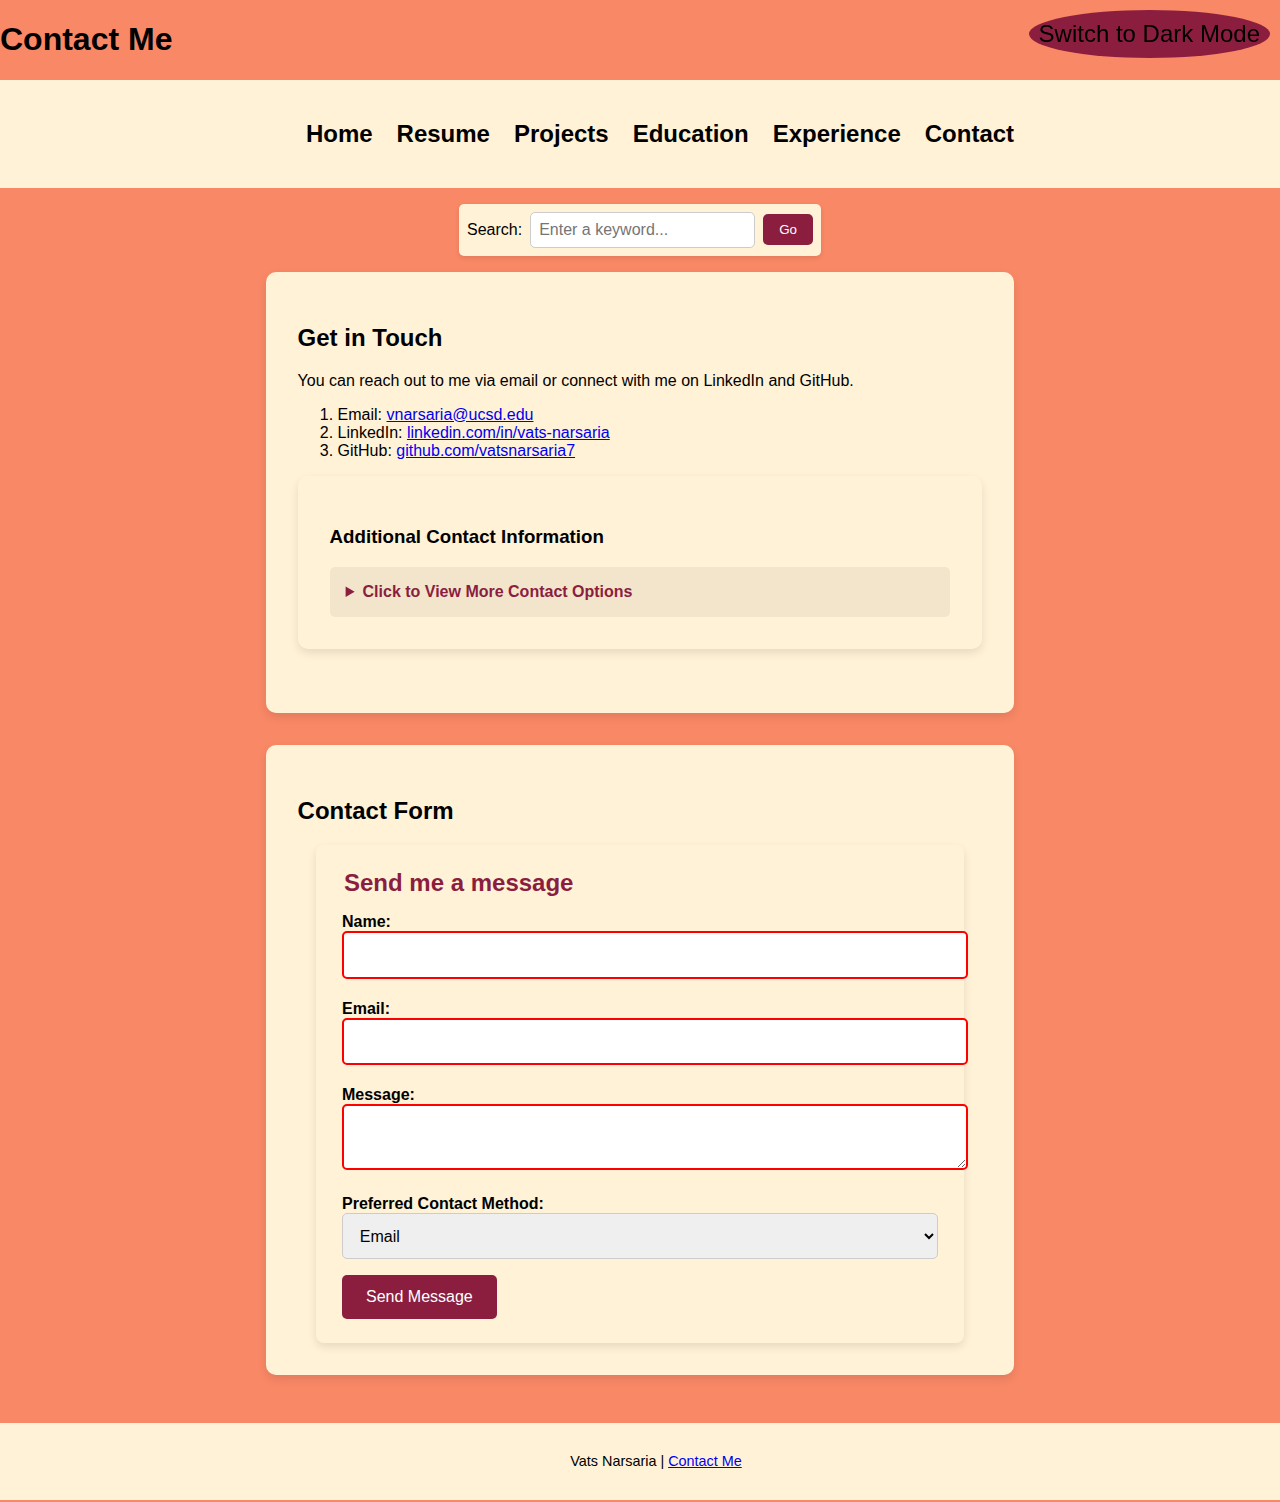
<file: contact.html>
<!DOCTYPE html>
<html lang="en">

<head>
    <meta charset="UTF-8">
    <meta name="viewport" content="width=device-width, initial-scale=1.0">
    <meta name="description" content="Contact - Vats Narsaria">
    <title>Contact - Vats Narsaria</title>
    <link rel="stylesheet" href="styles.css">
</head>

<body>
    <header>
        <h1>Contact Me</h1>
        <nav>
            <ul>
                <li><a href="index.html">Home</a></li>
                <li><a href="resume.html">Resume</a></li>
                <li><a href="projects.html">Projects</a></li>
                <li><a href="education.html">Education</a></li>
                <li><a href="experience.html">Experience</a></li>
                <li><a href="contact.html">Contact</a></li>
            </ul>
            <button id="theme-toggle" class="theme-switcher"></button>

        </nav>
        <search>
            <form action="search-results.html" method="get">
                <label for="query">Search:</label>
                <input type="text" id="query" name="query" placeholder="Enter a keyword..." required>
                <button type="submit">Go</button>
            </form>
        </search>
    </header>
    <main class="contact-page">

        <section>
            <h2>Get in Touch</h2>
            <p>You can reach out to me via email or connect with me on LinkedIn and GitHub.</p>
            <div>
                <ol>
                    <li>Email: <a href="mailto:vnarsaria@ucsd.edu">vnarsaria@ucsd.edu</a></li>
                    <li>LinkedIn: <a href="https://www.linkedin.com/in/vats-narsaria/"
                            target="_blank">linkedin.com/in/vats-narsaria</a></li>
                    <li>GitHub: <a href="https://github.com/vatsnarsaria7" target="_blank">github.com/vatsnarsaria7</a>
                    </li>
                </ol>
            </div>
            <section>
                <h3>Additional Contact Information</h3>
                <details>
                    <summary>Click to View More Contact Options</summary>
                    <p><strong>Mailing Address</strong></p>
                    <address>
                        9500 Gilman Drive<br>
                        La Jolla, CA 92093<br>
                    </address>
                    <p><strong>Alternate Email:</strong> narsariavats@gmail.com</p>
                    <p><strong>Phone:</strong>+1 858-241-1808</p>
                </details>
            </section>

        </section>

        <section>
            <h2>Contact Form</h2>

            <form action="https://httpbin.org/post" id="contactForm" method="post" novalidate>
                <fieldset>
                    <legend>Send me a message</legend>
                    <label for="name">Name:</label>
                    <input type="text" id="name" name="name" minlength="2" maxlength="50" pattern="^[A-Za-z\s]+$"
                        title="Only letters and spaces allowed." required>
                    <output class="error-message"></output>

                    <label for="email">Email:</label>
                    <input type="email" id="email" name="email" required>
                    <output class="error-message"></output>

                    <label for="message">Message:</label>
                    <textarea id="message" name="message" minlength="10" maxlength="100" required></textarea>
                    <output id="char-count" class="info-message"></output>

                    <label for="contact-method">Preferred Contact Method:</label>

                    <select id="contact-method" name="contact-method">
                        <option value="email">Email</option>
                        <option value="phone">Phone</option>
                    </select>

                    <input type="hidden" id="form-errors" name="form-errors">

                    <input type="hidden" name="possible_bot" value="true">

                    <button type="submit">Send Message</button>

                </fieldset>
            </form>
            <dialog id="contactDialog">
                <p>Thank you for reaching out! I will get back to you soon.</p>
                <form method="dialog">
                    <button>Close</button>
                </form>
            </dialog>



        </section>
    </main>
    <footer>
        <p>Vats Narsaria | <a href="contact.html"> Contact Me</a></p>
    </footer>

    <script src="contact.js" defer></script>
    <script src="theme.js" defer></script>

</body>

</html>
</file>
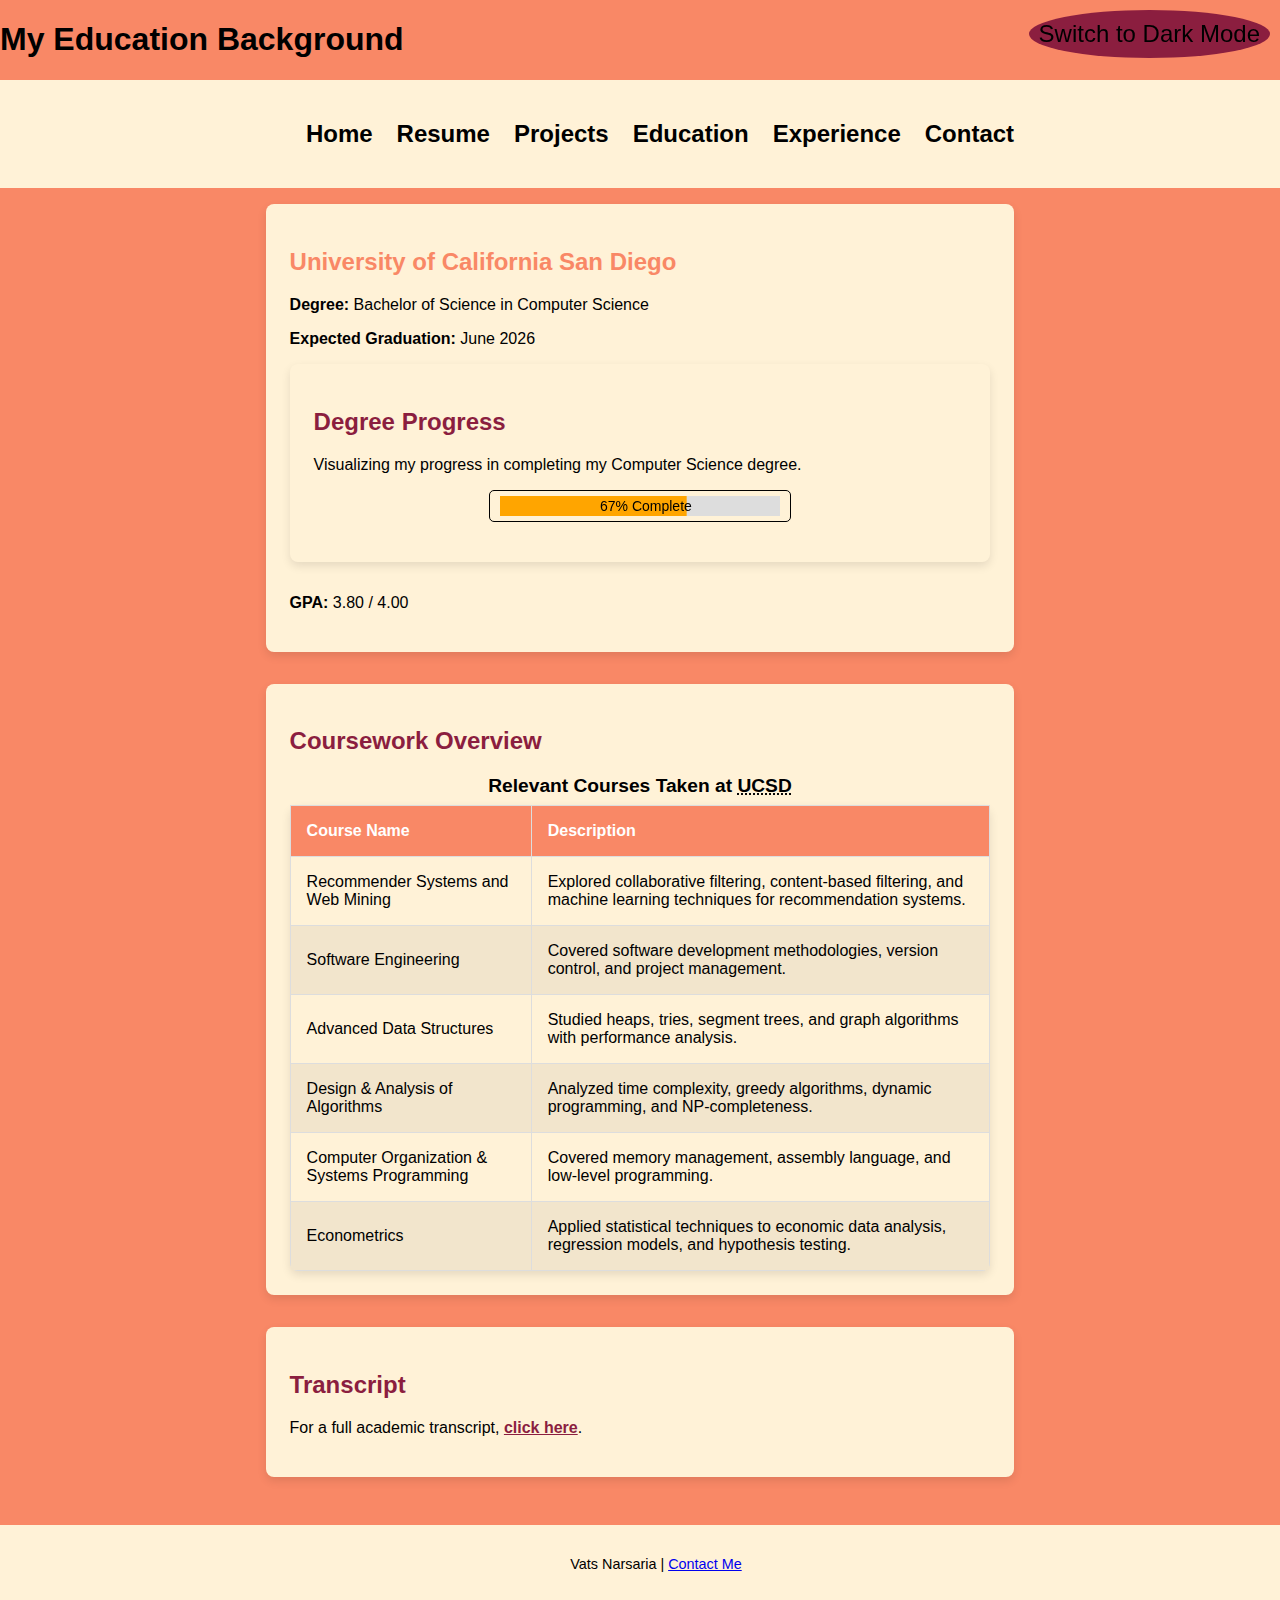
<file: education.html>
<!DOCTYPE html>
<html lang="en">

<head>
    <meta charset="utf-8">
    <meta name="viewport" content="width=device-width, initial-scale=1">
    <meta name="description" content="Education of Vats Narsaria">
    <title>Education - Vats Narsaria</title>
    <link rel="stylesheet" href="styles.css">
</head>

<body>
    <header>
        <h1>My Education Background</h1>
        <nav>
            <ul>
                <li><a href="index.html">Home</a></li>
                <li><a href="resume.html">Resume</a></li>
                <li><a href="projects.html">Projects</a></li>
                <li><a href="education.html">Education</a></li>
                <li><a href="experience.html">Experience</a></li>
                <li><a href="contact.html">Contact</a></li>
            </ul>
            <button id="theme-toggle" class="theme-switcher"></button>
        </nav>
    </header>

    <main class="education-page">
        <section>
            <h2><span style="color:var(--primary-color)">University of California San Diego</span></h2>
            <p><strong>Degree:</strong> Bachelor of Science in Computer Science</p>
            <p><strong>Expected Graduation:</strong> June 2026</p>
            <section>
                <h2>Degree Progress</h2>
                <p>Visualizing my progress in completing my Computer Science degree.</p>
                <canvas id="degreeProgress" width="300" height="30" style="border:1px solid #000;"></canvas>
            </section>

            <script>
                var ctx = document.getElementById("degreeProgress").getContext("2d"),
                    progress = (8 / 12) * 280; // Junior Winter: 8/12 quarters complete

                ctx.fillStyle = "#ddd"; ctx.fillRect(10, 5, 280, 20); // Background bar
                ctx.fillStyle = "orange"; ctx.fillRect(10, 5, progress, 20); // Progress bar
                ctx.fillStyle = "black"; ctx.font = "14px Arial";
                ctx.fillText(Math.round((progress / 280) * 100) + "% Complete", 110, 20);
            </script>
            <noscript>
                <p><strong>JavaScript is disabled in your browser.</strong> Please enable JavaScript to view the degree
                    progress visualization.</p>
            </noscript>
            <p><strong>GPA:</strong> 3.80 / 4.00</p>
        </section>

        <section>
            <h2>Coursework Overview</h2>
            <table>
                <caption><strong>Relevant Courses Taken at <abbr
                            title="University of California San Diego">UCSD</abbr></strong></caption>
                <colgroup>
                    <col>
                    <col>
                </colgroup>
                <thead>
                    <tr>
                        <th>Course Name</th>
                        <th>Description</th>
                    </tr>
                </thead>
                <tbody>
                    <tr>
                        <td>Recommender Systems and Web Mining</td>
                        <td>Explored collaborative filtering, content-based filtering, and machine learning techniques
                            for
                            recommendation systems.</td>
                    </tr>
                    <tr>
                        <td>Software Engineering</td>
                        <td>Covered software development methodologies, version control, and project management.</td>
                    </tr>
                    <tr>
                        <td>Advanced Data Structures</td>
                        <td>Studied heaps, tries, segment trees, and graph algorithms with performance analysis.</td>
                    </tr>
                    <tr>
                        <td>Design & Analysis of Algorithms</td>
                        <td>Analyzed time complexity, greedy algorithms, dynamic programming, and NP-completeness.</td>
                    </tr>
                    <tr>
                        <td>Computer Organization & Systems Programming</td>
                        <td>Covered memory management, assembly language, and low-level programming.</td>
                    </tr>
                    <tr>
                        <td>Econometrics</td>
                        <td>Applied statistical techniques to economic data analysis, regression models, and hypothesis
                            testing.
                        </td>
                    </tr>
                </tbody>
            </table>
        </section>

        <section>
            <h2>Transcript</h2>
            <p>For a full academic transcript, <a href="assets/transcriptFall24.pdf" target="_blank">click here</a>.</p>
        </section>

    </main>

    <footer>
        <p>Vats Narsaria | <a href="contact.html"> Contact Me</a></p>
    </footer>

    <script src="theme.js" defer></script>

</body>

</html>
</file>
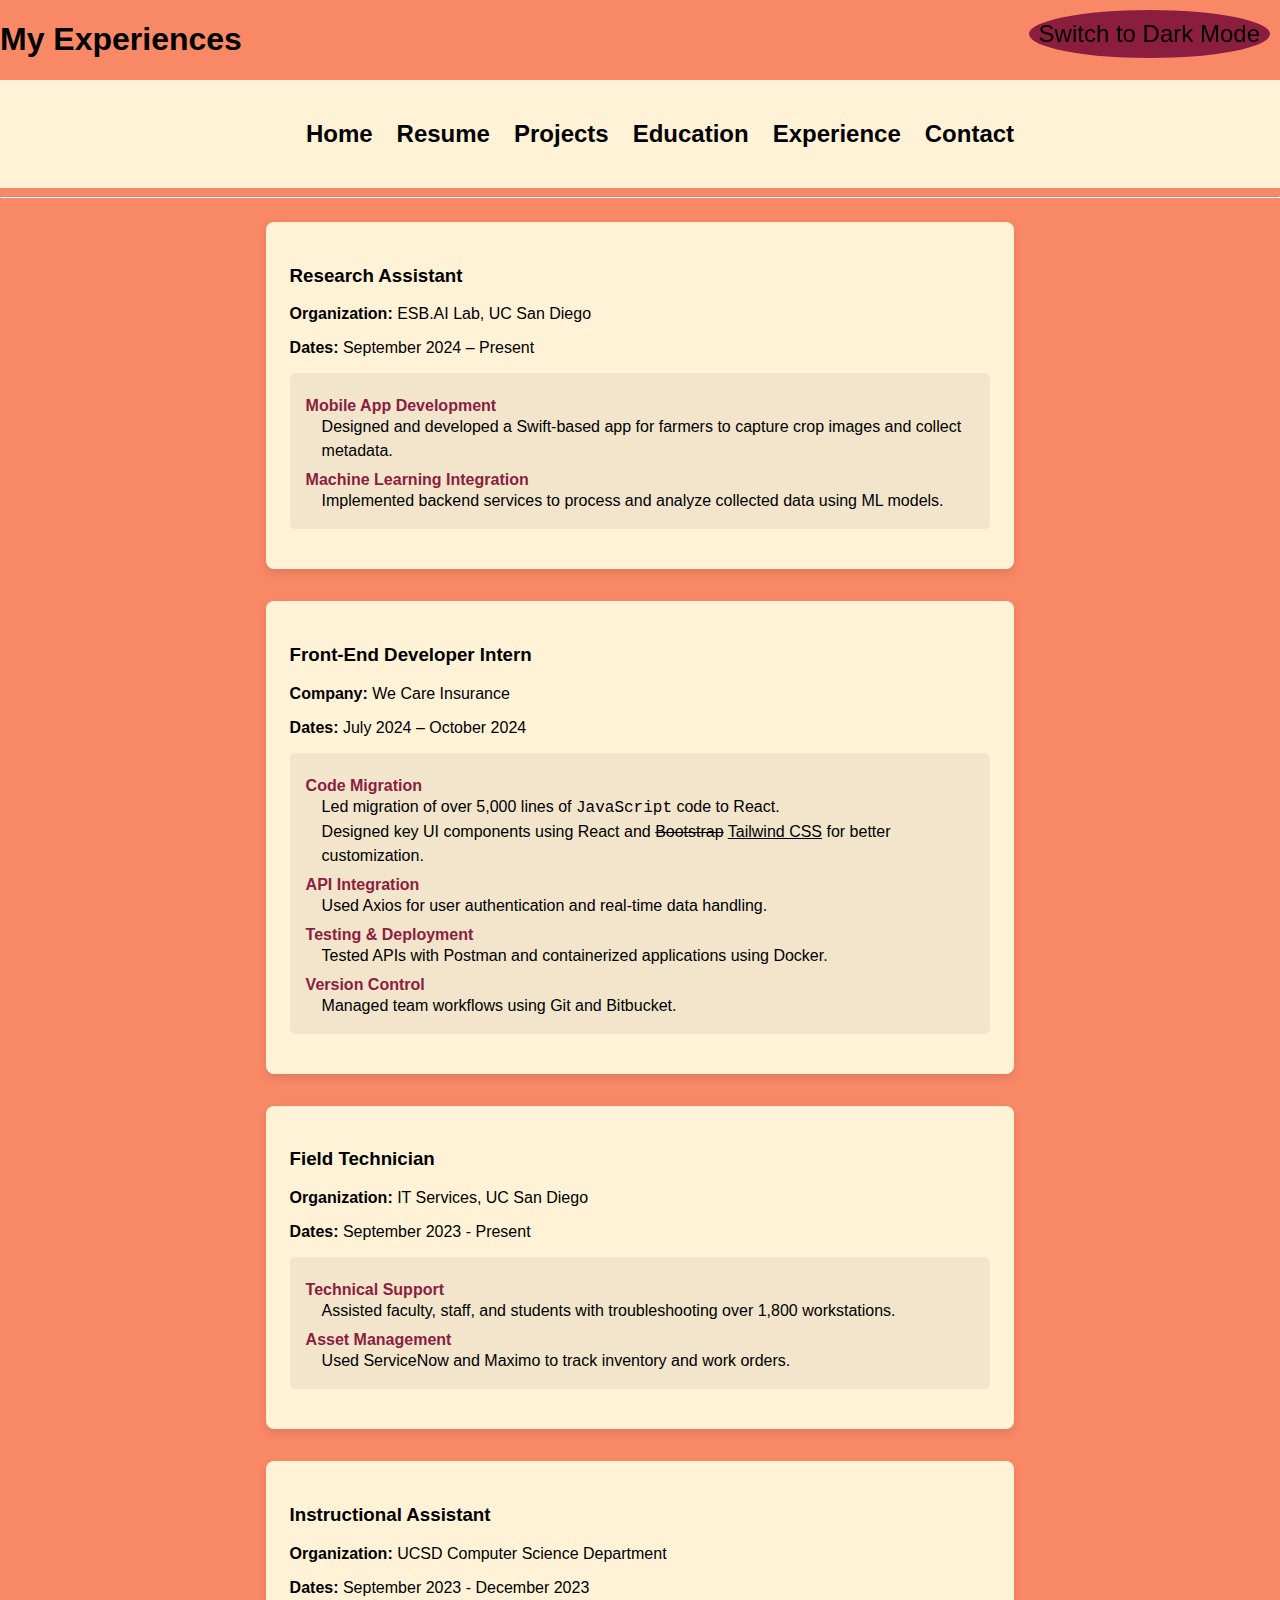
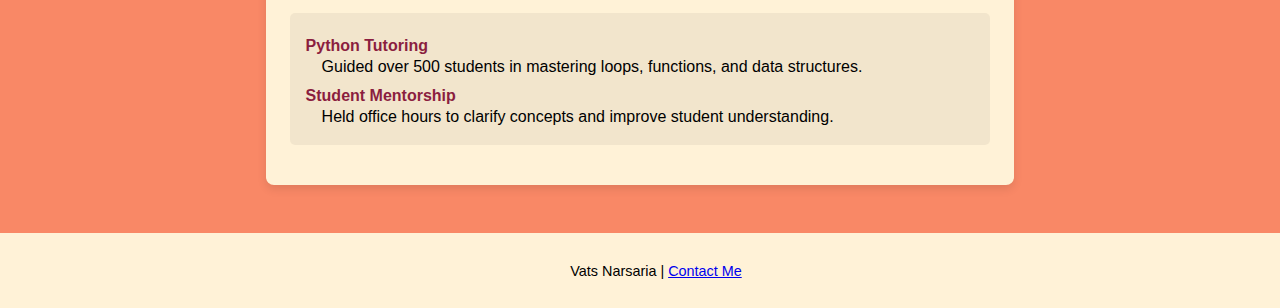
<file: experience.html>
<!DOCTYPE html>
<html lang="en">

<head>
    <meta charset="utf-8">
    <meta name="viewport" content="width=device-width, initial-scale=1">
    <meta name="description" content="Experience of Vats Narsaria">
    <title>Experience - Vats Narsaria</title>
    <link rel="stylesheet" href="styles.css">
</head>

<body>
    <header>
        <h1>My Experiences</h1>
        <nav>
            <ul>
                <li><a href="index.html">Home</a></li>
                <li><a href="resume.html">Resume</a></li>
                <li><a href="projects.html">Projects</a></li>
                <li><a href="education.html">Education</a></li>
                <li><a href="experience.html">Experience</a></li>
                <li><a href="contact.html">Contact</a></li>
            </ul>
            <button id="theme-toggle" class="theme-switcher"></button>
        </nav>
    </header>
    <hr>
    <main class="experience-page">
        <section>
            <h3>Research Assistant</h3>
            <p><strong>Organization:</strong> ESB.AI Lab, UC San Diego</p>
            <p><strong>Dates:</strong> September 2024 – Present</p>
            <dl>
                <dt>Mobile App Development</dt>
                <dd>Designed and developed a Swift-based app for farmers to capture crop images and collect metadata.
                </dd>

                <dt>Machine Learning Integration</dt>
                <dd>Implemented backend services to process and analyze collected data using ML models.</dd>
            </dl>
        </section>

        <section>
            <h3>Front-End Developer Intern</h3>
            <p><strong>Company:</strong> We Care Insurance</p>
            <p><strong>Dates:</strong> July 2024 – October 2024</p>
            <dl>
                <dt>Code Migration</dt>
                <dd>Led migration of over 5,000 lines of <code>JavaScript</code> code to React.</dd>
                <dd>Designed key UI components using React and <del>Bootstrap</del> <ins>Tailwind CSS</ins> for better
                    customization.</dd>

                <dt>API Integration</dt>
                <dd>Used Axios for user authentication and real-time data handling.</dd>

                <dt>Testing & Deployment</dt>
                <dd>Tested APIs with Postman and containerized applications using Docker.</dd>

                <dt>Version Control</dt>
                <dd>Managed team workflows using Git and Bitbucket.</dd>
            </dl>
        </section>

        <section>
            <h3>Field Technician</h3>
            <p><strong>Organization:</strong> IT Services, UC San Diego</p>
            <p><strong>Dates:</strong> September 2023 - Present</p>
            <dl>
                <dt>Technical Support</dt>
                <dd>Assisted faculty, staff, and students with troubleshooting over 1,800 workstations.</dd>

                <dt>Asset Management</dt>
                <dd>Used ServiceNow and Maximo to track inventory and work orders.</dd>
            </dl>
        </section>

        <section>
            <h3>Instructional Assistant</h3>
            <p><strong>Organization:</strong> UCSD Computer Science Department</p>
            <p><strong>Dates:</strong> September 2023 - December 2023</p>
            <dl>
                <dt>Python Tutoring</dt>
                <dd>Guided over 500 students in mastering loops, functions, and data structures.</dd>

                <dt>Student Mentorship</dt>
                <dd>Held office hours to clarify concepts and improve student understanding.</dd>
            </dl>
        </section>

        <section hidden>
            <h2>Template Demo</h2>
            <template>
                <section>
                    <h3>Job Title</h3>
                    <p><strong>Company:</strong> Company Name</p>
                    <p><strong>Dates:</strong> Start Date – End Date</p>
                    <dl>
                        <dt>Responsibility 1</dt>
                        <dd>Brief description of the task or contribution.</dd>

                        <dt>Responsibility 2</dt>
                        <dd>Short explanation of another key contribution.</dd>

                        <dt>Technology Used</dt>
                        <dd>Mention relevant tools or technologies.</dd>
                    </dl>
                </section>
            </template>
        </section>


    </main>

    <footer>
        <p>Vats Narsaria | <a href="contact.html"> Contact Me</a></p>
    </footer>

    <script src="theme.js" defer></script>

</body>

</html>
</file>
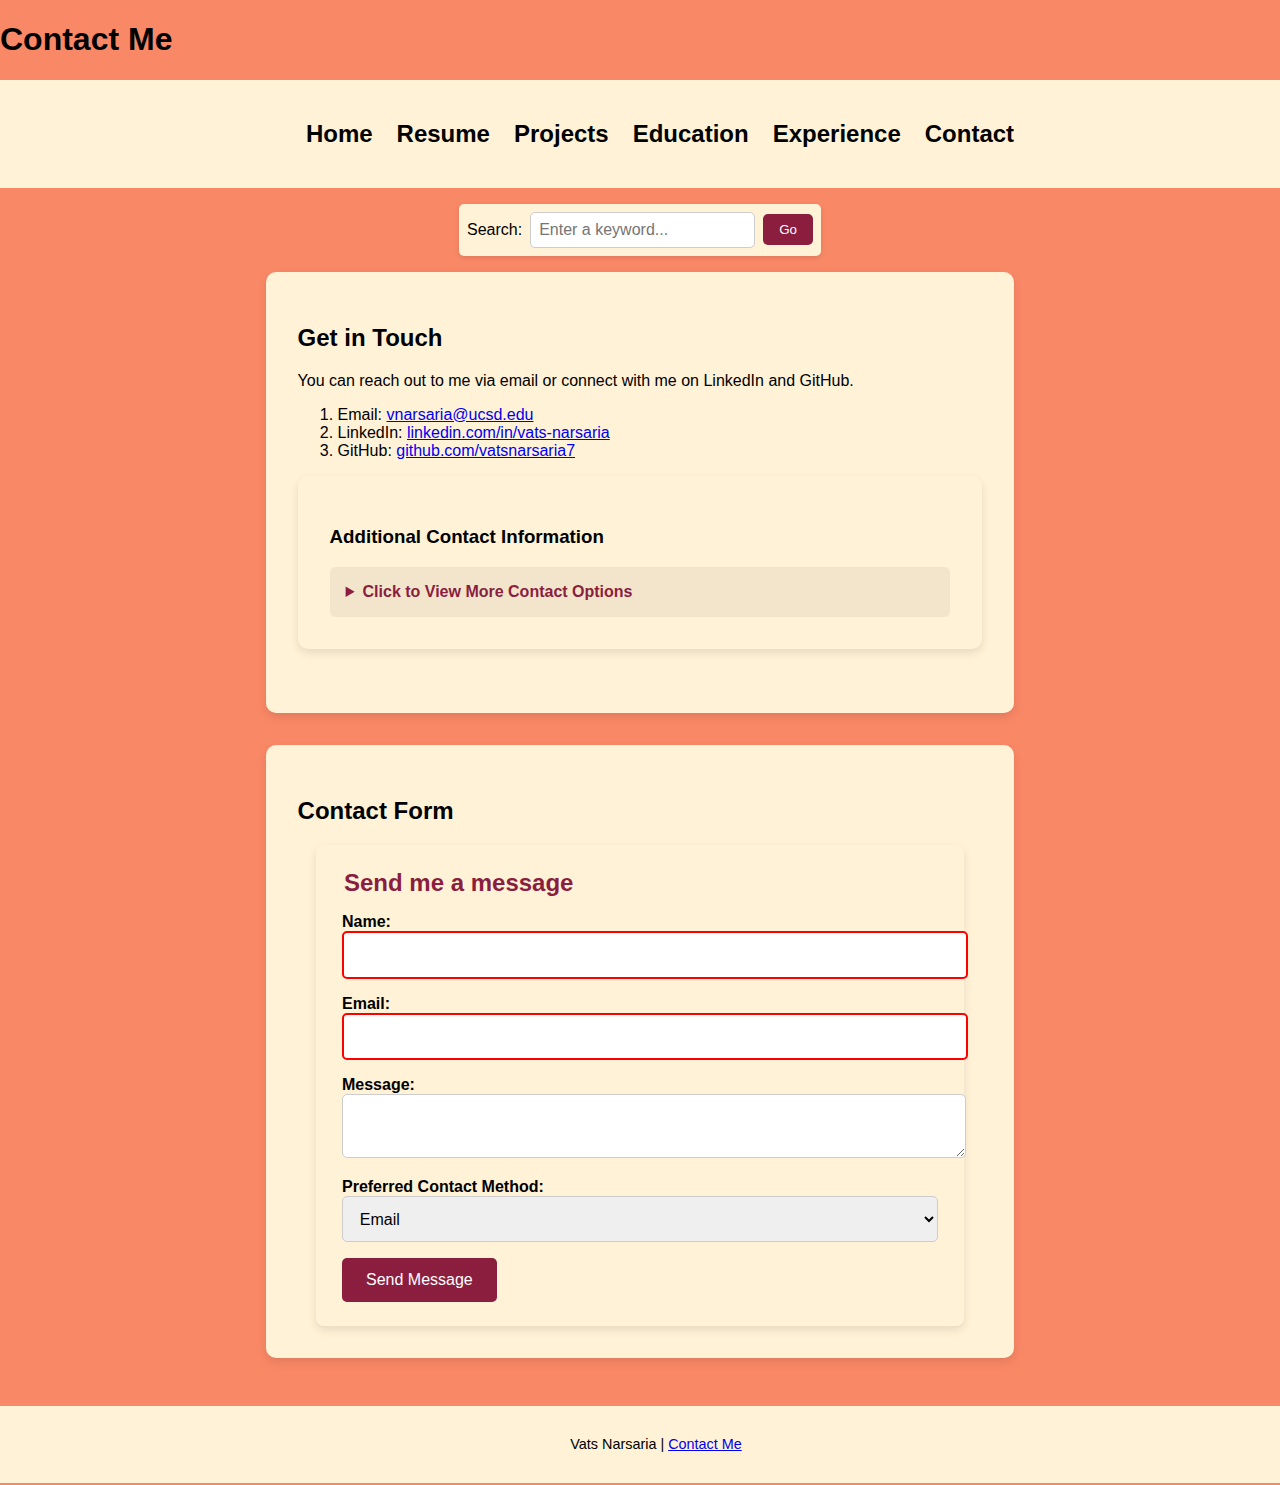
<file: form-no-js.html>
<!DOCTYPE html>
<html lang="en">

<head>
    <meta charset="UTF-8">
    <meta name="viewport" content="width=device-width, initial-scale=1.0">
    <meta name="description" content="Contact - Vats Narsaria">
    <title>Contact - Vats Narsaria</title>
    <link rel="stylesheet" href="styles.css">
</head>

<body>
    <header>
        <h1>Contact Me</h1>
        <nav>
            <ul>
                <li><a href="index.html">Home</a></li>
                <li><a href="resume.html">Resume</a></li>
                <li><a href="projects.html">Projects</a></li>
                <li><a href="education.html">Education</a></li>
                <li><a href="experience.html">Experience</a></li>
                <li><a href="contact.html">Contact</a></li>
            </ul>
        </nav>
        <search>
            <form action="search-results.html" method="get">
                <label for="query">Search:</label>
                <input type="text" id="query" name="query" placeholder="Enter a keyword..." required>
                <button type="submit">Go</button>
            </form>
        </search>
    </header>
    <main class="contact-page">

        <section>
            <h2>Get in Touch</h2>
            <p>You can reach out to me via email or connect with me on LinkedIn and GitHub.</p>
            <div>
                <ol>
                    <li>Email: <a href="mailto:vnarsaria@ucsd.edu">vnarsaria@ucsd.edu</a></li>
                    <li>LinkedIn: <a href="https://www.linkedin.com/in/vats-narsaria/"
                            target="_blank">linkedin.com/in/vats-narsaria</a></li>
                    <li>GitHub: <a href="https://github.com/vatsnarsaria7" target="_blank">github.com/vatsnarsaria7</a>
                    </li>
                </ol>
            </div>
            <section>
                <h3>Additional Contact Information</h3>
                <details>
                    <summary>Click to View More Contact Options</summary>
                    <p><strong>Mailing Address</strong></p>
                    <address>
                        9500 Gilman Drive<br>
                        La Jolla, CA 92093<br>
                    </address>
                    <p><strong>Alternate Email:</strong> narsariavats@gmail.com</p>
                    <p><strong>Phone:</strong>+1 858-241-1808</p>
                </details>
            </section>

        </section>

        <section>
            <h2>Contact Form</h2>

            <form action="https://httpbin.org/post" method="post">
                <fieldset>
                    <legend>Send me a message</legend>
                    <label for="name">Name:</label>
                    <input type="text" id="name" name="name" minlength="2" maxlength="50" pattern="^[A-Za-z\s]+$"
                        title="Only letters and spaces allowed." required>


                    <label for="email">Email:</label>
                    <input type="email" id="email" name="email" required>

                    <label for="message">Message:</label>
                    <textarea id="message" name="message" minlength="10" maxlength="500"></textarea>

                    <label for="contact-method">Preferred Contact Method:</label>

                    <select id="contact-method" name="contact-method">
                        <option value="email">Email</option>
                        <option value="phone">Phone</option>
                    </select>

                    <input type="hidden" name="possible_bot" value="true">

                    <button type="submit">Send Message</button>


                </fieldset>
            </form>
            <dialog id="contactDialog">
                <p>Thank you for reaching out! I will get back to you soon.</p>
                <form method="dialog">
                    <button>Close</button>
                </form>
            </dialog>



        </section>
    </main>
    <footer>
        <p>Vats Narsaria | <a href="contact.html"> Contact Me</a></p>
    </footer>

</body>

</html>
</file>
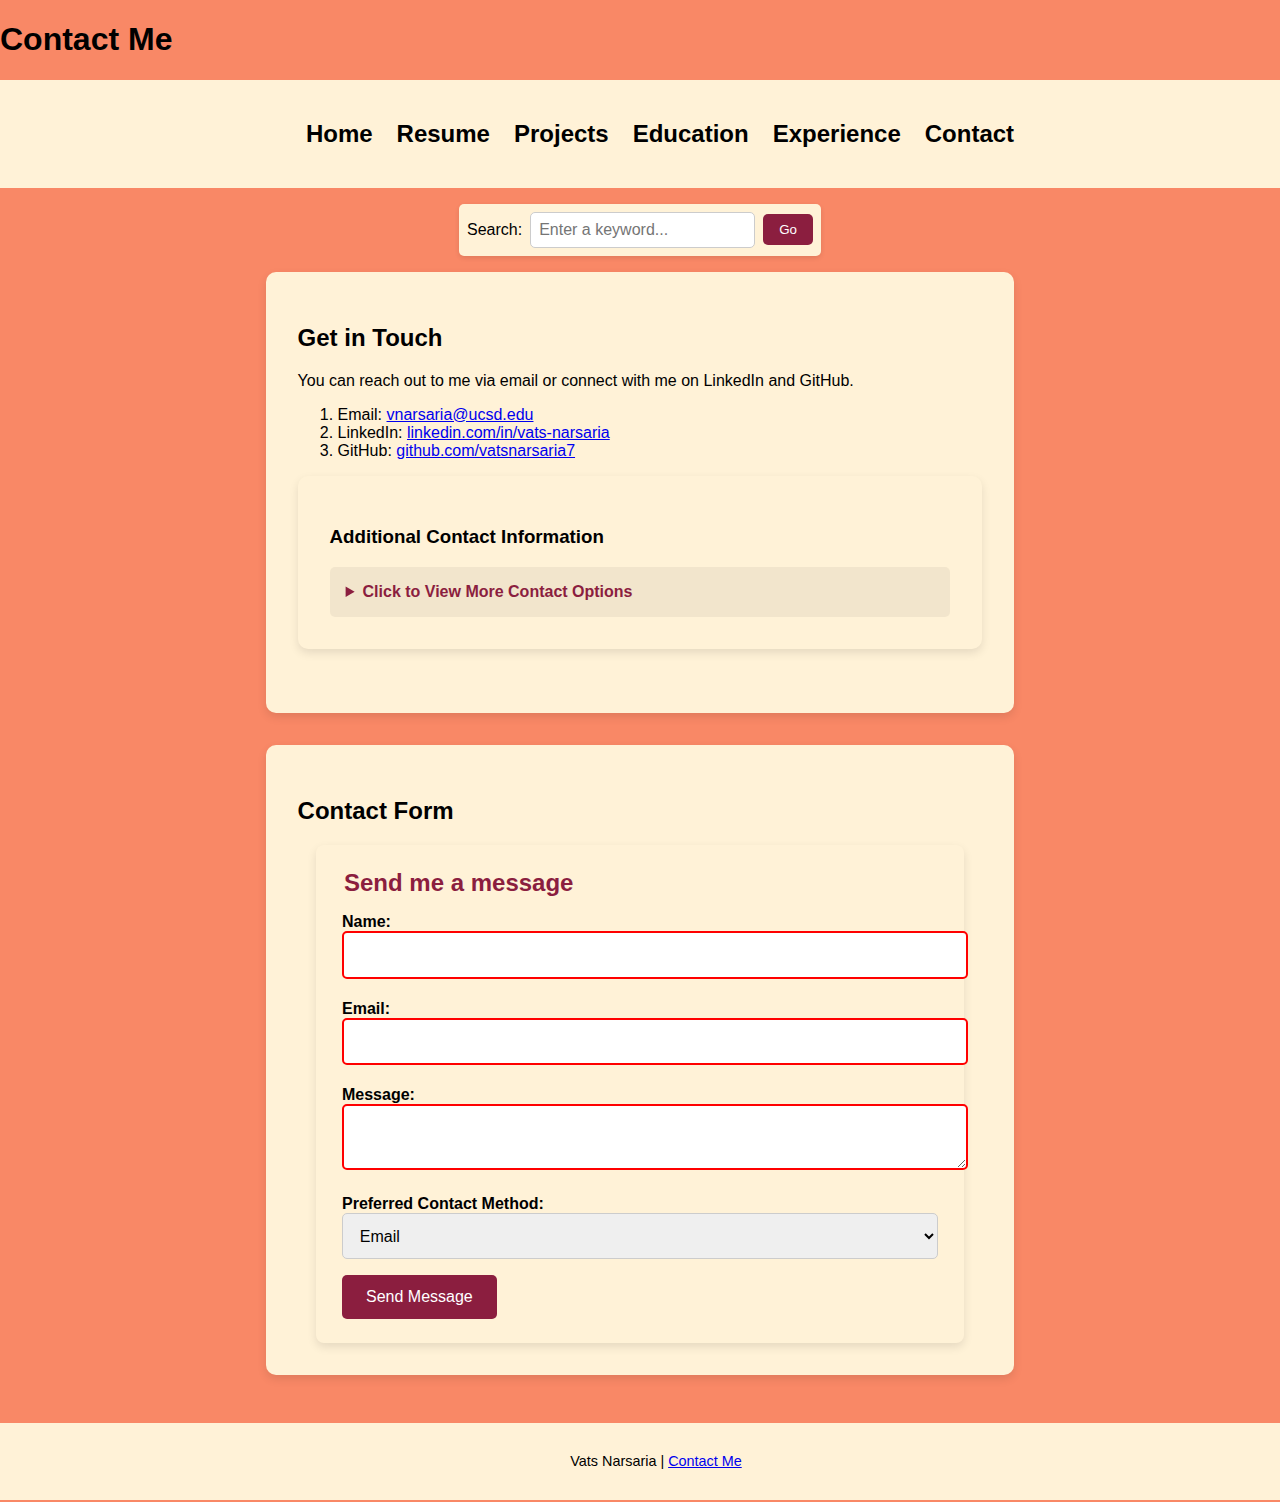
<file: form-with-js.html>
<!DOCTYPE html>
<html lang="en">

<head>
    <meta charset="UTF-8">
    <meta name="viewport" content="width=device-width, initial-scale=1.0">
    <meta name="description" content="Contact - Vats Narsaria">
    <title>Contact - Vats Narsaria</title>
    <link rel="stylesheet" href="styles.css">
</head>

<body>
    <header>
        <h1>Contact Me</h1>
        <nav>
            <ul>
                <li><a href="index.html">Home</a></li>
                <li><a href="resume.html">Resume</a></li>
                <li><a href="projects.html">Projects</a></li>
                <li><a href="education.html">Education</a></li>
                <li><a href="experience.html">Experience</a></li>
                <li><a href="contact.html">Contact</a></li>
            </ul>
        </nav>
        <search>
            <form action="search-results.html" method="get">
                <label for="query">Search:</label>
                <input type="text" id="query" name="query" placeholder="Enter a keyword..." required>
                <button type="submit">Go</button>
            </form>
        </search>
    </header>
    <main class="contact-page">

        <section>
            <h2>Get in Touch</h2>
            <p>You can reach out to me via email or connect with me on LinkedIn and GitHub.</p>
            <div>
                <ol>
                    <li>Email: <a href="mailto:vnarsaria@ucsd.edu">vnarsaria@ucsd.edu</a></li>
                    <li>LinkedIn: <a href="https://www.linkedin.com/in/vats-narsaria/"
                            target="_blank">linkedin.com/in/vats-narsaria</a></li>
                    <li>GitHub: <a href="https://github.com/vatsnarsaria7" target="_blank">github.com/vatsnarsaria7</a>
                    </li>
                </ol>
            </div>
            <section>
                <h3>Additional Contact Information</h3>
                <details>
                    <summary>Click to View More Contact Options</summary>
                    <p><strong>Mailing Address</strong></p>
                    <address>
                        9500 Gilman Drive<br>
                        La Jolla, CA 92093<br>
                    </address>
                    <p><strong>Alternate Email:</strong> narsariavats@gmail.com</p>
                    <p><strong>Phone:</strong>+1 858-241-1808</p>
                </details>
            </section>

        </section>

        <section>
            <h2>Contact Form</h2>

            <form action="https://httpbin.org/post" id="contactForm" method="post" novalidate>
                <fieldset>
                    <legend>Send me a message</legend>
                    <label for="name">Name:</label>
                    <input type="text" id="name" name="name" minlength="2" maxlength="50" pattern="^[A-Za-z\s]+$"
                        title="Only letters and spaces allowed." required>
                    <output class="error-message"></output>

                    <label for="email">Email:</label>
                    <input type="email" id="email" name="email" required>
                    <output class="error-message"></output>

                    <label for="message">Message:</label>
                    <textarea id="message" name="message" minlength="10" maxlength="100" required></textarea>
                    <output id="char-count" class="info-message"></output>

                    <label for="contact-method">Preferred Contact Method:</label>

                    <select id="contact-method" name="contact-method">
                        <option value="email">Email</option>
                        <option value="phone">Phone</option>
                    </select>


                    <input type="hidden" name="possible_bot" value="true">

                    <button type="submit">Send Message</button>

                </fieldset>
            </form>
            <dialog id="contactDialog">
                <p>Thank you for reaching out! I will get back to you soon.</p>
                <form method="dialog">
                    <button>Close</button>
                </form>
            </dialog>



        </section>
    </main>
    <footer>
        <p>Vats Narsaria | <a href="contact.html"> Contact Me</a></p>
    </footer>

    <script src="contact.js" defer></script>

</body>

</html>
</file>
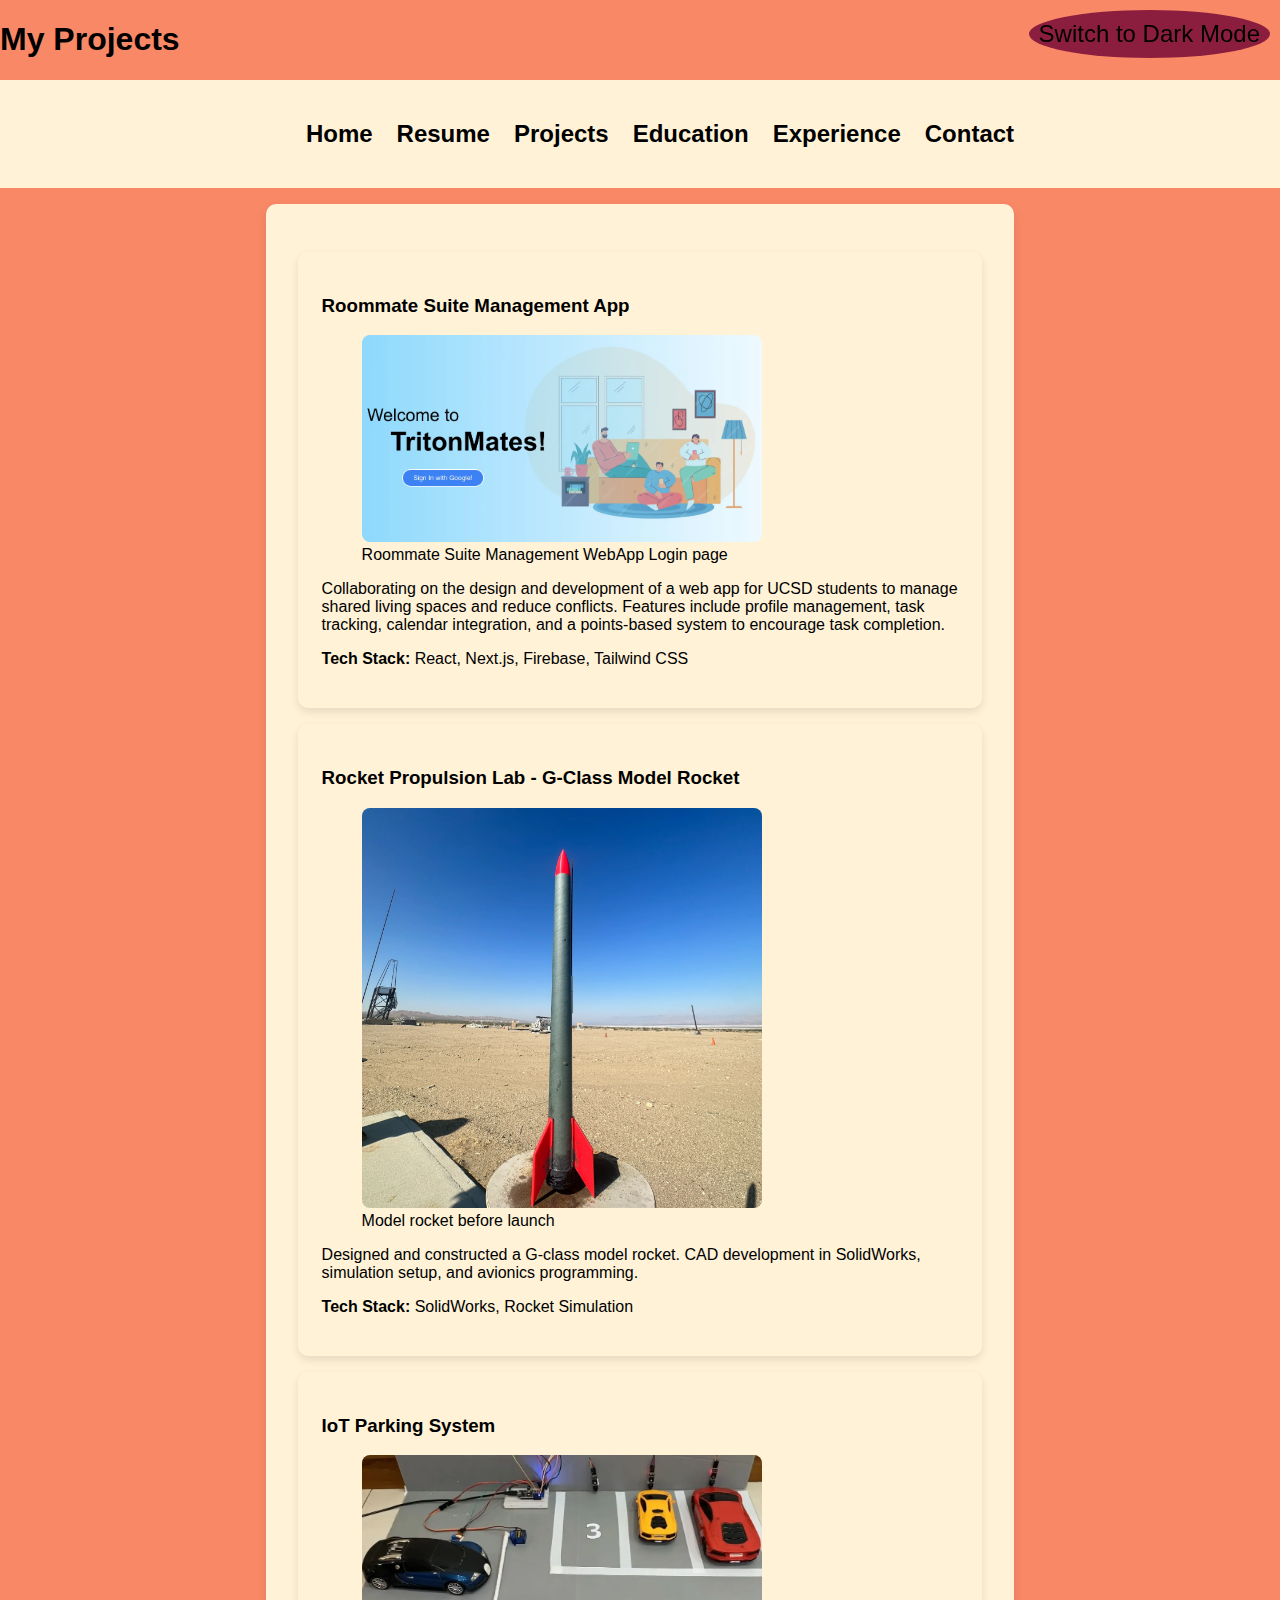
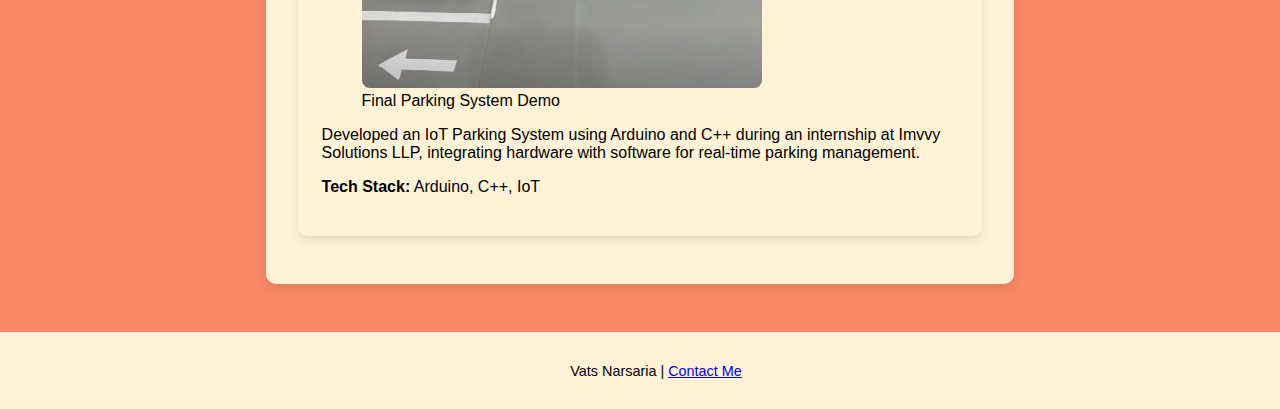
<file: projects.html>
<!DOCTYPE html>
<html lang="en">

<head>
    <meta charset="utf-8">
    <meta name="viewport" content="width=device-width, initial-scale=1">
    <meta name="description" content="Projects of Vats Narsaria">
    <title>Projects - Vats Narsaria</title>
    <link rel="stylesheet" href="styles.css">
</head>

<body>
    <header>
        <h1>My Projects</h1>
        <nav>
            <ul>
                <li><a href="index.html">Home</a></li>
                <li><a href="resume.html">Resume</a></li>
                <li><a href="projects.html">Projects</a></li>
                <li><a href="education.html">Education</a></li>
                <li><a href="experience.html">Experience</a></li>
                <li><a href="contact.html">Contact</a></li>
            </ul>
            <button id="theme-toggle" class="theme-switcher"></button>
        </nav>
    </header>

    <main class="projects-page">
        <section>
            <article>
                <h3>Roommate Suite Management App</h3>
                <figure>
                    <picture>
                        <source srcset="assets/roommateProject.webp" type="image/webp">
                        <source srcset="assets/roommateProject.jpg" type="image/jpeg">
                        <img src="assets/roommateProject.jpg" alt="Roommate Suite Management App Screenshot">
                    </picture>
                    <figcaption>Roommate Suite Management WebApp Login page</figcaption>
                </figure>
                <p>Collaborating on the design and development of a web app for UCSD students to manage shared living
                    spaces and reduce conflicts. Features include profile management, task tracking, calendar
                    integration, and a
                    points-based system to encourage task completion.</p>
                <p><strong>Tech Stack:</strong> React, Next.js, Firebase, Tailwind CSS</p>
            </article>

            <article>
                <h3>Rocket Propulsion Lab - G-Class Model Rocket</h3>
                <figure>
                    <picture>
                        <source srcset="assets/rpl-project.webp" type="image/webp">
                        <source srcset="assets/rpl-project.jpg" type="image/jpeg">
                        <img src="assets/rpl-project.jpg" alt="Model Rocket before launch">
                    </picture>
                    <figcaption>Model rocket before launch</figcaption>
                </figure>
                <p>Designed and constructed a G-class model rocket. CAD development in SolidWorks, simulation setup, and
                    avionics
                    programming.</p>
                <p><strong>Tech Stack:</strong> SolidWorks, Rocket Simulation</p>
            </article>

            <article>
                <h3>IoT Parking System</h3>
                <figure>
                    <picture>
                        <source srcset="assets/iotProject.webp" type="image/webp">
                        <source srcset="assets/iotProject.jpg" type="image/jpeg">
                        <img src="assets/iotProject.jpg" alt="Final Parking System Demo">
                    </picture>
                    <figcaption>Final Parking System Demo</figcaption>
                </figure>
                <p>Developed an IoT Parking System using Arduino and C++ during an internship at Imvvy Solutions LLP,
                    integrating hardware with software for real-time parking management.</p>
                <p><strong>Tech Stack:</strong> Arduino, C++, IoT</p>
            </article>
        </section>
    </main>

    <footer>
        <p>Vats Narsaria | <a href="contact.html"> Contact Me</a></p>
    </footer>

    <script src="theme.js" defer></script>

</body>

</html>
</file>
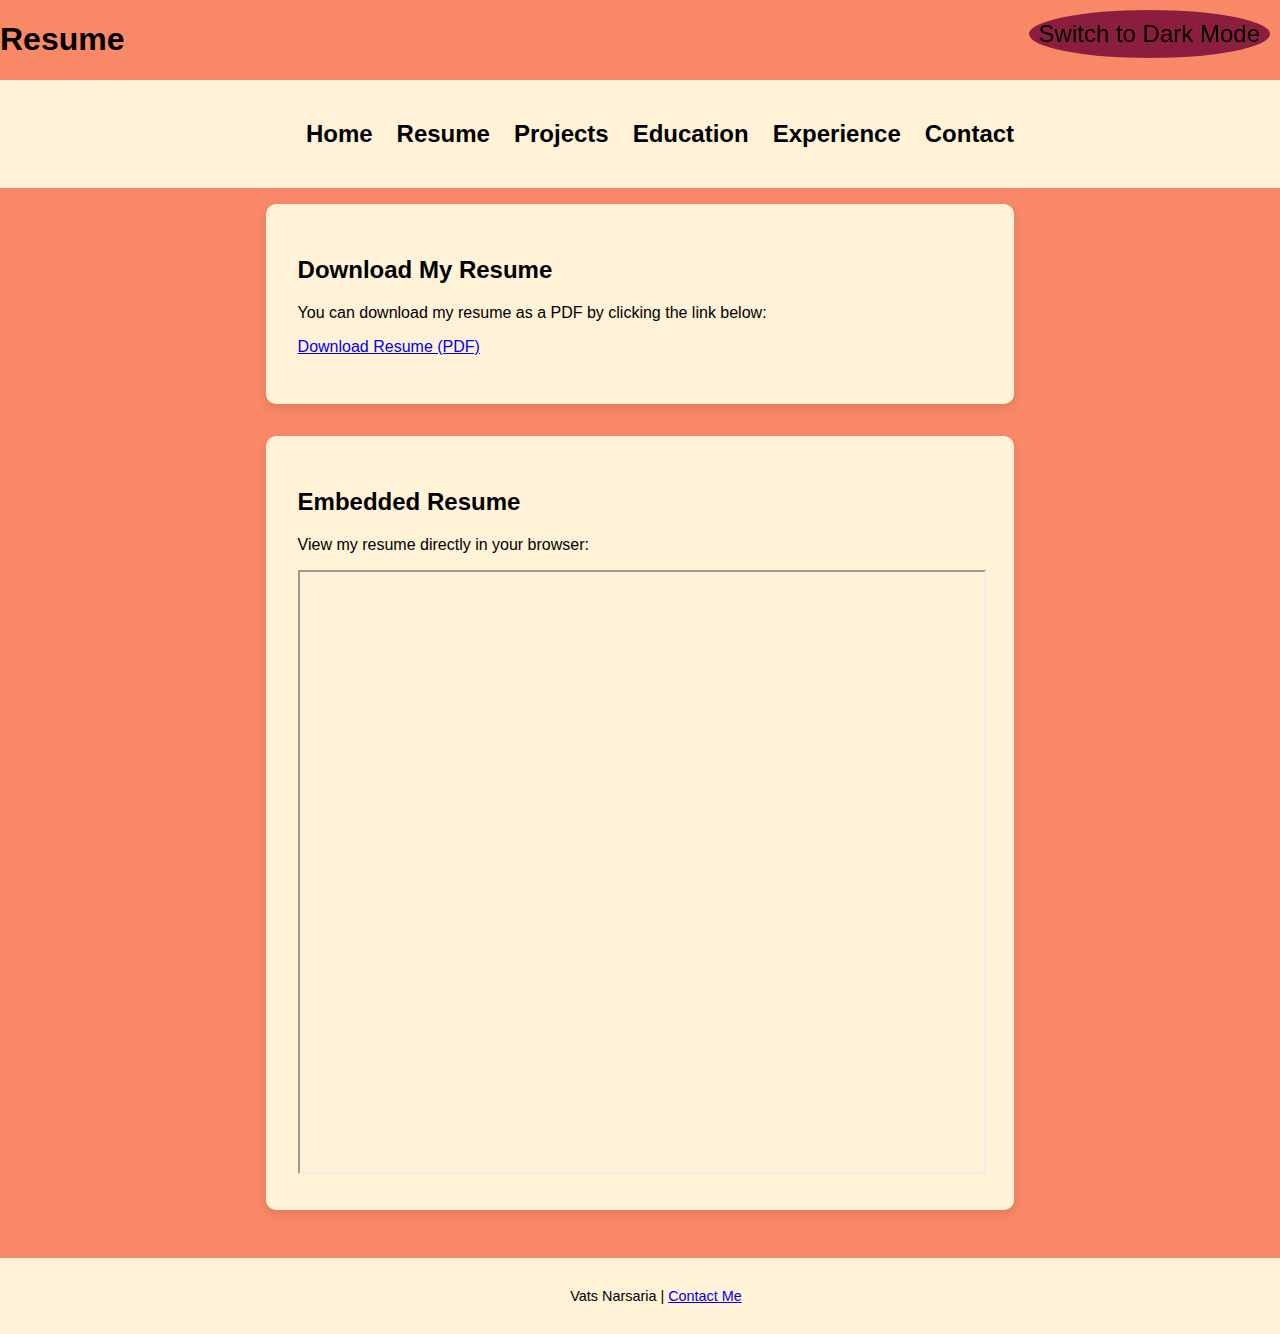
<file: resume.html>
<!DOCTYPE html>
<html lang="en">

<head>
    <meta charset="UTF-8">
    <meta name="viewport" content="width=device-width, initial-scale=1.0">
    <meta name="description" content="Resume - Vats Narsaria">
    <title>Resume - Vats Narsaria</title>
    <link rel="stylesheet" href="styles.css">
</head>

<body>
    <header>
        <h1>Resume</h1>
        <nav>
            <ul>
                <li><a href="index.html">Home</a></li>
                <li><a href="resume.html">Resume</a></li>
                <li><a href="projects.html">Projects</a></li>
                <li><a href="education.html">Education</a></li>
                <li><a href="experience.html">Experience</a></li>
                <li><a href="contact.html">Contact</a></li>
            </ul>
            <button id="theme-toggle" class="theme-switcher"></button>
        </nav>
    </header>

    <main>
        <section>
            <h2>Download My Resume</h2>
            <p>You can download my resume as a PDF by clicking the link below:</p>
            <p><a href="assets/VatsNarsaria.pdf" target="_blank">Download Resume (PDF)</a></p>
        </section>

        <section>
            <h2>Embedded Resume</h2>
            <p>View my resume directly in your browser:</p>
            <iframe src="assets/Vats_Narsaria.pdf" width="100%" height="600px" title="Resume of Vats Narsaria"></iframe>
        </section>
    </main>

    <footer>
        <p>Vats Narsaria | <a href="contact.html"> Contact Me</a></p>
    </footer>

    <script src="theme.js" defer></script>

</body>

</html>
</file>
<file: styles.css>
:root {
    --primary-color: #F98866;
    --secondary-color: #FFF2D7;
    --text-color: black;
    --accent-color: #8B1E3F;
    --font-size-base: 16px;
    --spacing: 1rem;
}

[data-theme="dark"] {
    --primary-color: #222;
    --secondary-color: #333;
    --text-color: white;
    --accent-color: #F98866;
    --background-color: #111;
}

body {
    min-height: 100dvh;
    background-color: var(--primary-color, #F98866);
    color: var(--text-color);
    font-family: "Poppins", Arial, Helvetica, sans-serif;
    font-size: var(--font-size-base);
    margin: 0;
    padding: 0;

}

/* Theme switching*/
.theme-switcher {
    position: fixed;
    top: 10px;
    right: 10px;
    background: var(--accent-color);
    border: none;
    padding: 10px;
    cursor: pointer;
    border-radius: 50%;
    font-size: 1.5rem;
    color: var(--text-color);
    transition: background 0.3s ease;
}

.theme-switcher:hover {
    background: color-mix(in srgb, var(--accent-color) 80%, black);
}

/* Navigation Bar */
nav {
    background: var(--secondary-color, #FFF2D7);
    padding: var(--spacing);
}

nav ul {
    display: flex;
    list-style: none;
    justify-content: center;
    gap: 1.5rem;
    font-size: 1.5rem;
}

nav ul li a {
    text-decoration: none;
    color: var(--text-color);
    font-weight: bold;
    transition: color 0.3s ease-in-out, transform 0.2s ease;

}

nav ul li a:hover {
    color: var(--accent-color, #8B1E3F);
}


/* Page Layout */
main {
    display: grid;
    grid-template-columns: 1fr minmax(600px, 3fr) 1fr;
    padding: var(--spacing);
}

/* section styles */
section {
    grid-column: 2;
    background: var(--secondary-color, #FFF2D7);
    padding: 2rem;
    margin-bottom: 2rem;
    border-radius: 10px;
    box-shadow: 0 4px 10px rgba(0, 0, 0, 0.1);
    animation: fadeIn 0.8s ease-in-out;
}

/* Image Styling */
img {
    width: 100%;
    max-width: 300px;
    border-radius: 10px;
    object-fit: cover;
    transition: transform 0.3s ease-in-out;
}

img:hover {
    transform: scale(1.05);
}

/* Video and Audio Styling*/
video,
audio {
    width: 100%;
    max-width: 500px;
    display: block;
    margin: auto;
}

/* Quotes Styling */
blockquote {
    font-style: italic;
    color: var(--accent-color, #8B1E3F);
    padding: 1rem;
    border-left: 5px solid var(--accent-color, #8B1E3F);
    background-color: rgba(231, 76, 60, 0.1);
}

/* Footer Styling*/
footer {
    text-align: center;
    padding: 1rem;
    background: var(--secondary-color, #FFF2D7);
    font-size: 0.9rem;
    width: 100%;
    position: relative;
}


/* Animation */

@keyframes fadeIn {
    from {
        opacity: 0;
        transform: translateY(10px);
    }

    to {
        opacity: 1;
        transform: translateY(0);
    }
}

/* Responsive Design for smaller screens*/
@media (max-width: 768px) {
    nav ul {
        flex-direction: column;
        text-align: center;
    }

    nav ul li {
        padding: 0.5rem;
    }

    main {
        grid-template-columns: 1fr;
        /* Single-column layout for mobile */
    }

    img,
    video {
        max-width: 100%;
    }
}


/*=============PROJECTS PAGE===============*/

.projects-page article {
    background: var(--secondary-color);
    padding: 1.5rem;
    border-radius: 10px;
    box-shadow: 0 4px 10px rgba(0, 0, 0, 0.1);
    transition: trasform 0.3s ease-in-out, box-shadow 0.3s ease-in-out;
    margin: 1rem 0;
}

.projects-page article:hover {
    transform: scale(1.03);
    box-shadow: 0 6px 15px rgba(0, 0, 0, 0.2);
}

.projects-page figure img {
    width: 100%;
    max-width: 400px;
    border-radius: 8px;
    object-fit: cover;
}




/*============Experience Page=============*/

.experience-page section {
    background: var(--secondary-color, #FFF2D7);
    padding: 1.5rem;
    margin-bottom: 2rem;
    border-radius: 8px;
    box-shadow: 0 4px 10px rgba(0, 0, 0, 0.1);
    transition: transform 0.3s ease-in-out, box-shadow 0.3s ease-in-out;
}

.experience-page section:hover {
    transform: scale(1.02);
    box-shadow: 0 6px 15px rgba(0, 0, 0, 0.15);
}


.experience-page dl {
    margin-top: 1rem;
    background: rgba(0, 0, 0, 0.05);
    padding: 1rem;
    border-radius: 5px;
}

.experience-page dt {
    font-weight: bold;
    color: var(--accent-color, #8B1E3F);
    margin-top: 0.5rem;
}

.experience-page dd {
    margin-left: 1rem;
    font-size: 1rem;
    line-height: 1.5;
}


@media (max-width: 768px) {
    .experience-page section {
        padding: 1rem;
    }

    .experience-page dl {
        padding: 0.8rem;
    }

    .experience-page dt {
        font-size: 1.1rem;
    }

    .experience-page dd {
        font-size: 0.9rem;
    }
}


/*============Contact Page=============*/

.contact-page form {
    background: var(--secondary-color, #FFF2D7);
    padding: 1.5rem;
    border-radius: 8px;
    box-shadow: 0 4px 10px rgba(0, 0, 0, 0.1);
    max-width: 600px;
    margin: auto;
}

.contact-page fieldset {
    border: none;
    padding: 0;
}

.contact-page legend {
    font-size: 1.5rem;
    font-weight: bold;
    color: var(--accent-color, #8B1E3F);
}

.contact-page label {
    display: block;
    margin-top: 1rem;
    font-weight: bold;
}

.contact-page input,
.contact-page textarea,
.contact-page select {
    width: 100%;
    padding: 0.8rem;
    border: 1px solid #ccc;
    border-radius: 5px;
    font-size: 1rem;
}

.contact-page input:invalid,
.contact-page textarea:invalid {
    border: 2px solid red;
}

.contact-page button {
    background: var(--accent-color, #8B1E3F);
    color: white;
    font-size: 1rem;
    padding: 0.8rem 1.5rem;
    border: none;
    border-radius: 5px;
    cursor: pointer;
    transition: color 0.3s ease-in-out;
    margin-top: 1rem;
}

.contact-page button:hover {
    background: color-mix(in srgb, var(--accent-color, #8B1E3F) 80%, black);
}

.contact-page details {
    background: rgba(0, 0, 0, 0.05);
    padding: 1rem;
    border-radius: 5px;
    cursor: pointer;
}

.contact-page summary {
    font-weight: bold;
    color: var(--accent-color, #8B1E3F);
    cursor: pointer;
}

.contact-page address {
    font-style: normal;
    margin-top: 0.5rem;
}


/* Contact Page JS Validation related styling */

.error-message {
    color: red;
    font-size: 0.8 rem;
    display: block;
    margin-top: 5px;
}

.info-message {
    color: gray;
    font-size: 0.9rem;
    display: block;
    margin-top: 5px;
}

.invalid {
    border: 2px solid red !important;
}

.flash-error {
    animation: flash 0.5s ease-in-out;
}

@keyframes flash {
    0% {
        background-color: rgba(255, 0, 0, 0.3);
    }

    100% {
        background-color: transparent;
    }
}


search {
    display: flex;
    justify-content: center;
    margin-top: 1rem;
}

search form {
    display: flex;
    gap: 0.5rem;
    align-items: center;
    background: var(--secondary-color, #FFF2D7);
    padding: 0.5rem;
    border-radius: 5px;
    box-shadow: 0 2px 5px rgba(0, 0, 0, 0.1);
}

search input {
    padding: 0.5rem;
    border: 1px solid #ccc;
    border-radius: 5px;
    font-size: 1rem;
}

search button {
    background: var(--accent-color, #8B1E3F);
    color: white;
    border: none;
    padding: 0.5rem 1rem;
    border-radius: 5px;
    cursor: pointer;
    transition: color 0.3s ease-in-out;
}

search button:hover {
    background: color-mix(in srgb, var(--accent-color, #8B1E3F) 80%, black);
}

@media (max-width: 768px) {
    .contact-page form {
        padding: 1rem;
    }

    .contact-page input,
    .contact-page textarea,
    .contact-page select {
        padding: 0.6rem;
    }
}



/*============Education Page=============*/

.education-page section {
    background: var(--secondary-color, #FFF2D7);
    padding: 1.5rem;
    margin-bottom: 2rem;
    border-radius: 8px;
    box-shadow: 0 4px 10px rgba(0, 0, 0, 0.1);
}

.education-page h2 {
    color: var(--accent-color, #8B1E3F);
}

/* Degree Progress Bar Styling */
#degreeProgress {
    display: block;
    margin: 1rem auto;
    border-radius: 5px;
}

/* Transcript Link Styling */
.education-page a {
    color: var(--accent-color, #8B1E3F);
    text-decoration: underline;
    font-weight: bold;
    transition: color 0.3s ease-in-out;
}

.education-page a:hover {
    color: color-mix(in srgb, var(--accent-color, #8B1E3F) 80%, black);
}

/* ======= table styling ======= */
.education-page table {
    width: 100%;
    border-collapse: collapse;
    margin-top: 1rem;
    border-radius: 8px;
    overflow: hidden;
    box-shadow: 0 4px 10px rgba(0, 0, 0, 0.1);
}

.education-page caption {
    font-size: 1.2rem;
    font-weight: bold;
    margin-bottom: 0.5rem;
}

.education-page th,
.education-page td {
    border: 1px solid #ddd;
    padding: 1rem;
    text-align: left;
}

.education-page th {
    background: var(--primary-color, #F98866);
    color: white;
    font-weight: bold;
}

.education-page tbody tr:nth-child(even) {
    background: rgba(0, 0, 0, 0.05);
}

@media (max-width: 768px) {
    .education-page section {
        padding: 1rem;
    }

    .education-page table {
        display: block;
        overflow-x: auto;
        white-space: nowrap;
    }
}
</file>
